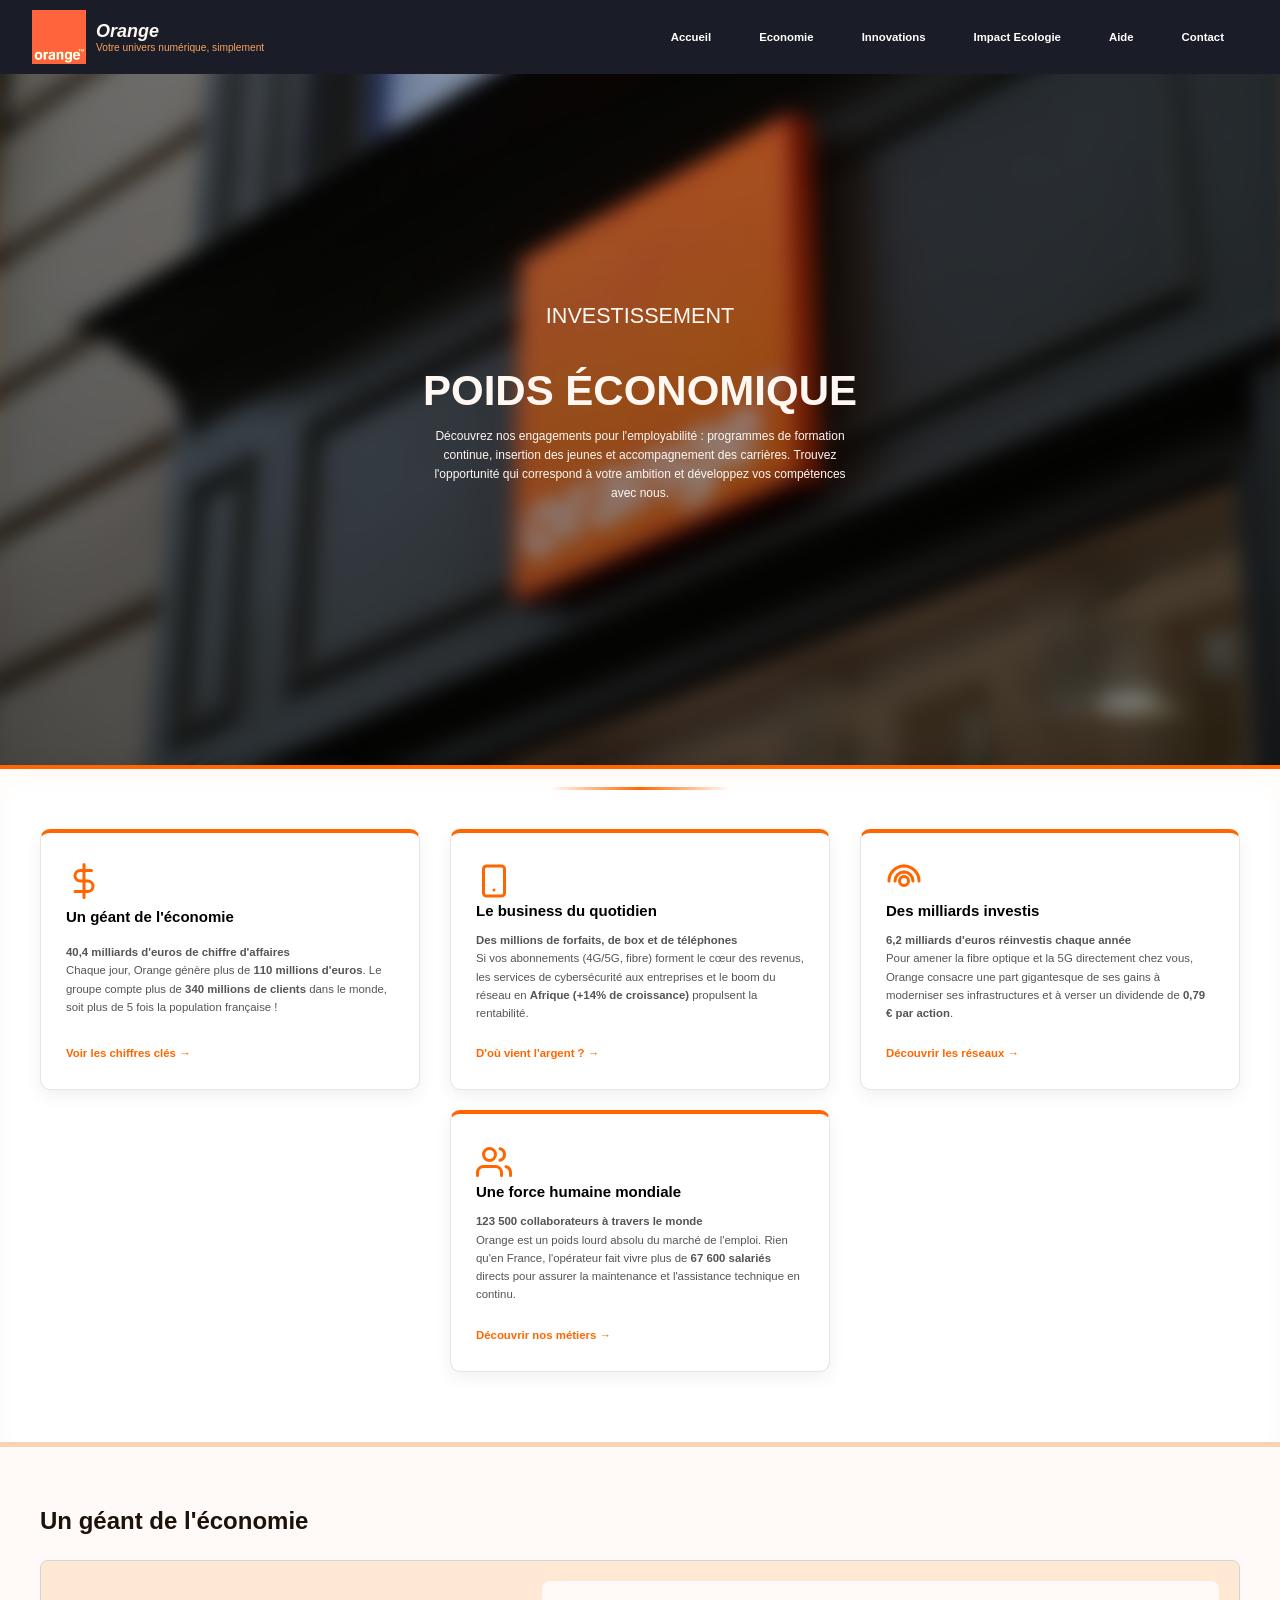
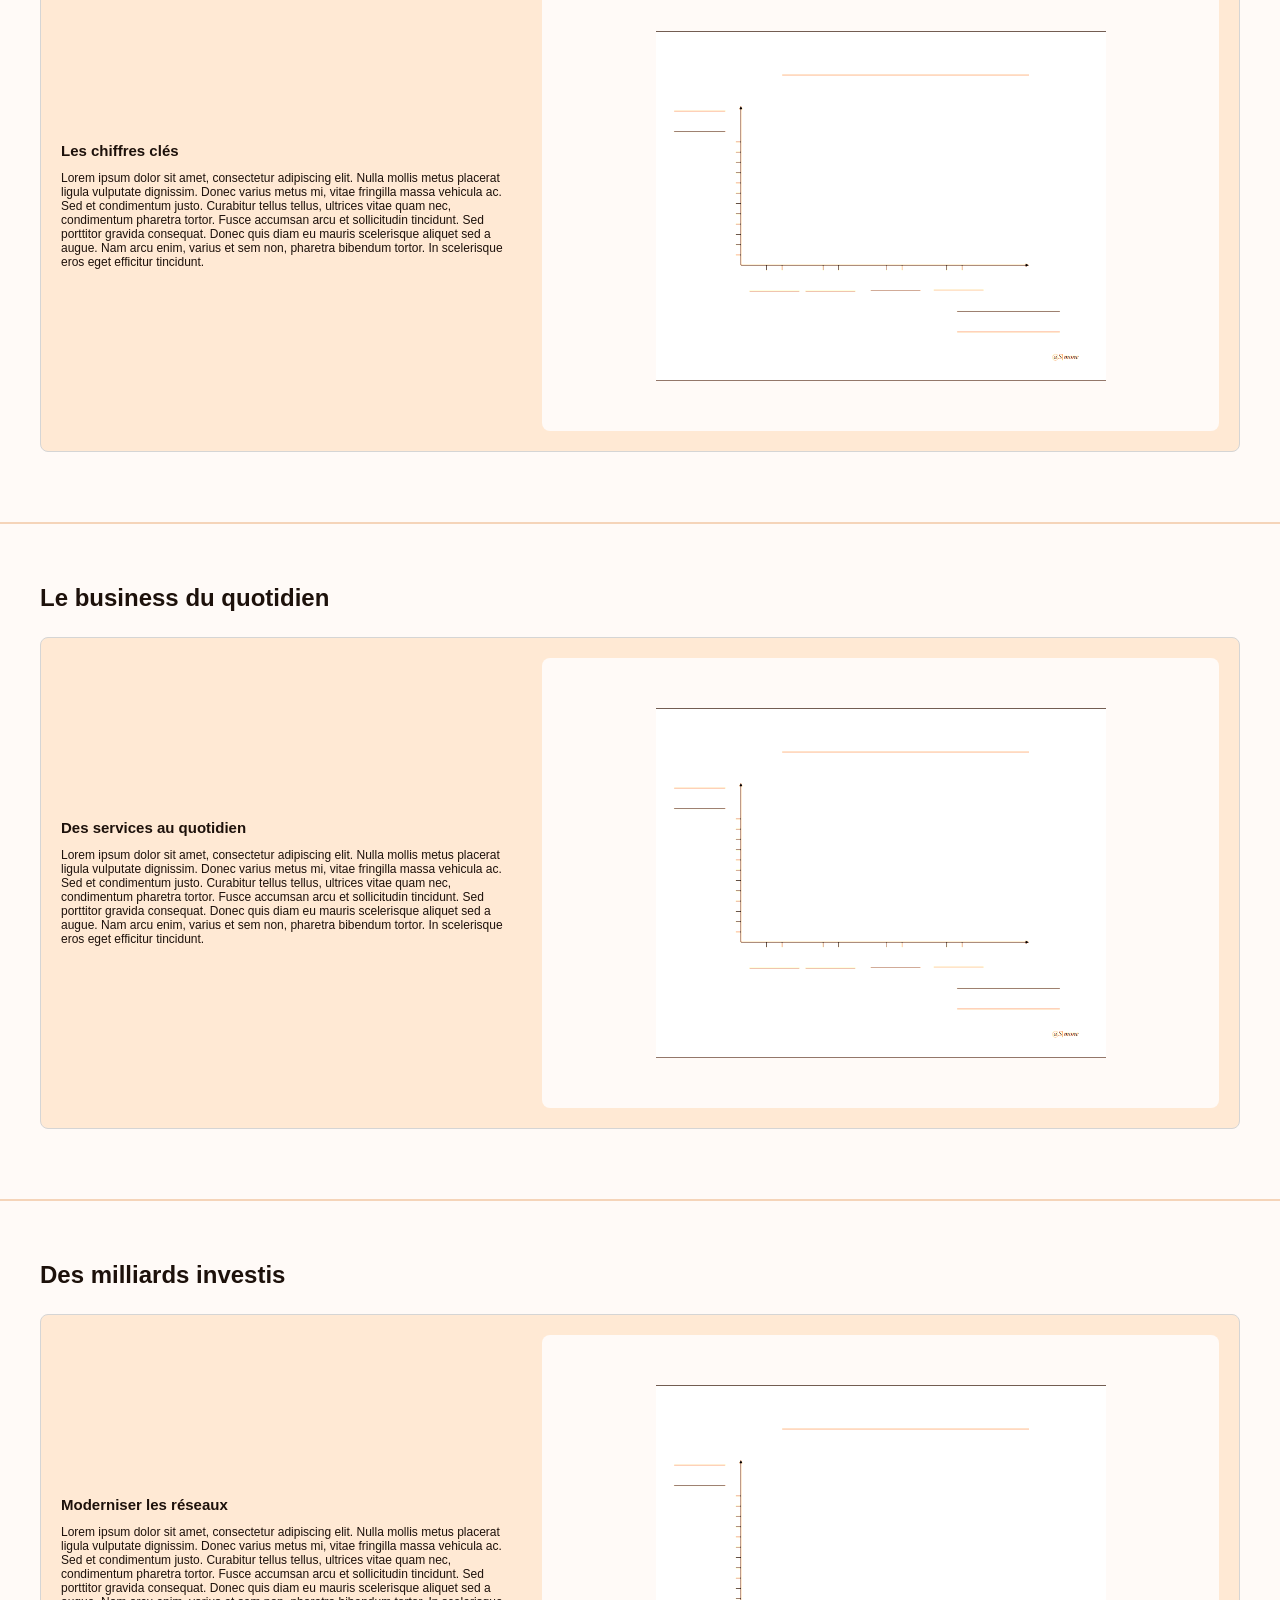
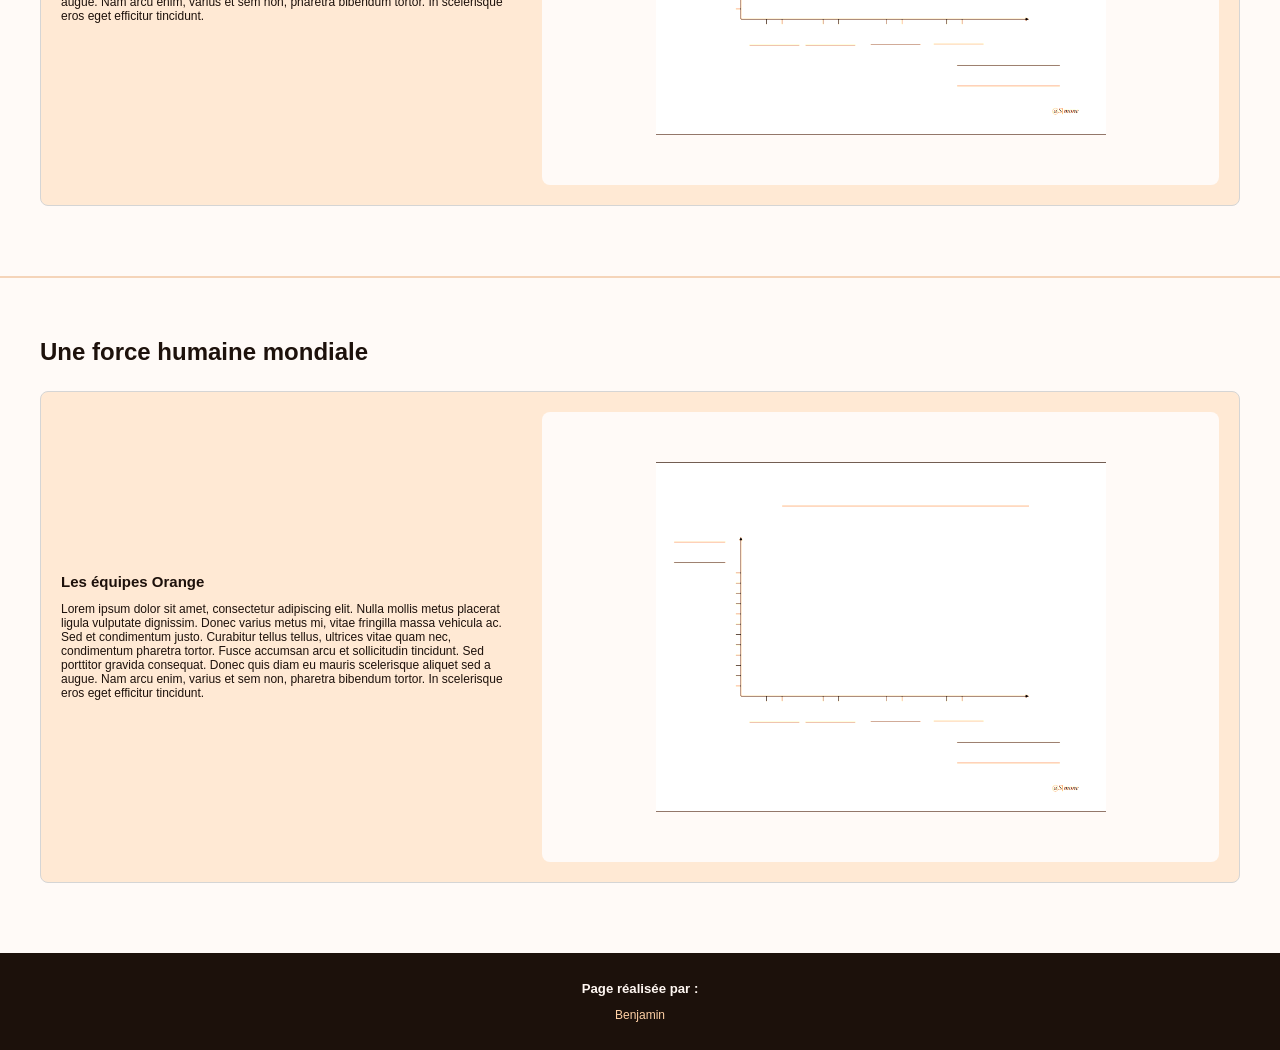
<file: page1.html>
<!doctype html>
<html lang="fr">
    <head>
        <meta charset="UTF-8" />
        <meta name="viewport" content="width=device-width, initial-scale=1.0" />
        <title>POIDS ÉCONOMIQUE</title>
        <link rel="icon" href="images/logo/orange.jpg" type="image/x-icon" />
        <link rel="stylesheet" href="style.css" type="text/css" media="screen" />
        <link rel="stylesheet" href="stylepage1.css" type="text/css" media="screen" />
    </head>
    <body>
        <section id="sec-0">
            <header class="ana">
                <div class="hide" id="searchBar">
                    <input
                        type="search"
                        name="searchBox"
                        id="searchBox"
                        placeholder="Type your search here.. Press [Esc] to exist"
                    />
                </div>
                <div class="container">
                    <a class="orange-logo-link" href="index.html" aria-label="Retour à l'accueil">
                        <img class="orange-logo" src="images/logo/orange.jpg" alt="Logo Orange" />
                    </a>
                    <h1>
                        <span>Orange</span>
                        <p class="you">Votre univers numérique, simplement</p>
                    </h1>
                    <div class="meme">
                        <nav class="me">
                            <a href="index.html">Accueil</a>
                            <a href="page1.html">Economie</a>
                            <a href="page2.html">Innovations</a>
                            <a href="page3.html">Impact Ecologie</a>
                            <a href="#">Aide</a>
                            <a href="#">Contact</a>
                        </nav>
                    </div>
                </div>
            </header>
            <article>
                <div class="glass-card">
                    <p class="sur-titre">INVESTISSEMENT</p>
                    <h2>POIDS ÉCONOMIQUE</h2>
                    <p>
                        Découvrez nos engagements pour l'employabilité : programmes de formation continue, insertion des
                        jeunes et accompagnement des carrières. Trouvez l'opportunité qui correspond à votre ambition et
                        développez vos compétences avec nous.
                    </p>
                </div>
            </article>
        </section>
        <section class="cards-section">
            <div class="cards-container">
                <!-- CARD 1 : PUISSANCE ÉCONOMIQUE GLOBALE -->
                <article class="card">
                    <div class="card-icon">
                        <!-- Icône : Dollar/Pièces pour les gros chiffres financiers -->
                        <svg
                            width="36"
                            height="36"
                            viewBox="0 0 24 24"
                            fill="none"
                            stroke="#FF6600"
                            stroke-width="2"
                            stroke-linecap="round"
                            stroke-linejoin="round"
                        >
                            <line x1="12" y1="1" x2="12" y2="23"></line>
                            <path d="M17 5H9.5a3.5 3.5 0 0 0 0 7h5a3.5 3.5 0 0 1 0 7H6"></path>
                        </svg>
                    </div>
                    <h3 class="card-title">Un géant de l'économie</h3>
                    <p class="card-description">
                        <strong>40,4 milliards d'euros de chiffre d'affaires</strong><br />
                        Chaque jour, Orange génère plus de <strong>110 millions d'euros</strong>. Le groupe compte plus
                        de <strong>340 millions de clients</strong> dans le monde, soit plus de 5 fois la population
                        française !
                    </p>
                    <a href="#geant-eco" class="card-button"> Voir les chiffres clés <span class="arrow">→</span> </a>
                </article>

                <!-- CARD 2 : DOÙ VIENT L'ARGENT (BUSINESS DU QUOTIDIEN) -->
                <article class="card">
                    <div class="card-icon">
                        <!-- Icône : Smartphone/Réseau pour les forfaits et clients du quotidien -->
                        <svg
                            width="36"
                            height="36"
                            viewBox="0 0 24 24"
                            fill="none"
                            stroke="#FF6600"
                            stroke-width="2"
                            stroke-linecap="round"
                            stroke-linejoin="round"
                        >
                            <rect x="5" y="2" width="14" height="20" rx="2" ry="2"></rect>
                            <line x1="12" y1="18" x2="12.01" y2="18"></line>
                        </svg>
                    </div>
                    <h3 class="card-title">Le business du quotidien</h3>
                    <p class="card-description">
                        <strong>Des millions de forfaits, de box et de téléphones</strong><br />
                        Si vos abonnements (4G/5G, fibre) forment le cœur des revenus, les services de cybersécurité aux
                        entreprises et le boom du réseau en <strong>Afrique (+14% de croissance)</strong> propulsent la
                        rentabilité.
                    </p>
                    <a href="#business" class="card-button"> D'où vient l'argent ? <span class="arrow">→</span> </a>
                </article>

                <!-- CARD 3 : LES INVESTISSEMENTS ET L'ACTIONNARIAT -->
                <article class="card">
                    <div class="card-icon">
                        <!-- Icône : Antenne/Signal pour le déploiement de la fibre et de la 5G -->
                        <svg
                            width="36"
                            height="36"
                            viewBox="0 0 24 24"
                            fill="none"
                            stroke="#FF6600"
                            stroke-width="2"
                            stroke-linecap="round"
                            stroke-linejoin="round"
                        >
                            <path d="M12 12m-3 0a3 3 0 1 0 6 0a3 3 0 1 0 -6 0"></path>
                            <path d="M12 2a10 10 0 0 1 10 10"></path>
                            <path d="M12 6a6 6 0 0 1 6 6"></path>
                            <path d="M2 12a10 10 0 0 1 10-10"></path>
                            <path d="M6 12a6 6 0 0 1 6-6"></path>
                        </svg>
                    </div>
                    <h3 class="card-title">Des milliards investis</h3>
                    <p class="card-description">
                        <strong>6,2 milliards d'euros réinvestis chaque année</strong><br />
                        Pour amener la fibre optique et la 5G directement chez vous, Orange consacre une part
                        gigantesque de ses gains à moderniser ses infrastructures et à verser un dividende de
                        <strong>0,79 € par action</strong>.
                    </p>
                    <a href="#investissements" class="card-button">
                        Découvrir les réseaux <span class="arrow">→</span>
                    </a>
                </article>

                <!--  CARD 4 : IMPACT SOCIAL ET EMPLOI (Remplaçant de l'écologie) -->
                <article class="card">
                    <div class="card-icon">
                        <!-- Icône : Utilisateurs/Équipe pour la force humaine et l'emploi -->
                        <svg
                            width="36"
                            height="36"
                            viewBox="0 0 24 24"
                            fill="none"
                            stroke="#FF6600"
                            stroke-width="2"
                            stroke-linecap="round"
                            stroke-linejoin="round"
                        >
                            <path d="M17 21v-2a4 4 0 0 0-4-4H5a4 4 0 0 0-4 4v2"></path>
                            <circle cx="9" cy="7" r="4"></circle>
                            <path d="M23 21v-2a4 4 0 0 0-3-3.87"></path>
                            <path d="M16 3.13a4 4 0 0 1 0 7.75"></path>
                        </svg>
                    </div>
                    <h3 class="card-title">Une force humaine mondiale</h3>
                    <p class="card-description">
                        <strong>123 500 collaborateurs à travers le monde</strong><br />
                        Orange est un poids lourd absolu du marché de l'emploi. Rien qu'en France, l'opérateur fait
                        vivre plus de
                        <strong>67 600 salariés</strong> directs pour assurer la maintenance et l'assistance technique
                        en continu.
                    </p>
                    <a href="#force-humaine" class="card-button">
                        Découvrir nos métiers <span class="arrow">→</span>
                    </a>
                </article>
            </div>
        </section>

        <section id="geant-eco">
            <div class="content-section">
                <h1>Un géant de l'économie</h1>
                <div class="section-content">
                    <div class="section-text">
                        <h2>Les chiffres clés</h2>
                        <p>
                            Lorem ipsum dolor sit amet, consectetur adipiscing elit. Nulla mollis metus placerat ligula
                            vulputate dignissim. Donec varius metus mi, vitae fringilla massa vehicula ac. Sed et
                            condimentum justo. Curabitur tellus tellus, ultrices vitae quam nec, condimentum pharetra
                            tortor. Fusce accumsan arcu et sollicitudin tincidunt. Sed porttitor gravida consequat.
                            Donec quis diam eu mauris scelerisque aliquet sed a augue. Nam arcu enim, varius et sem non,
                            pharetra bibendum tortor. In scelerisque eros eget efficitur tincidunt.
                        </p>
                    </div>
                    <div class="section-graph" aria-label="Graphe sur le poids économique">
                        <img src="images/graphe.png" alt="Graphe sur le poids économique" />
                    </div>
                </div>
            </div>
        </section>
        <section id="business">
            <div class="content-section">
                <h1>Le business du quotidien</h1>
                <div class="section-content">
                    <div class="section-text">
                        <h2>Des services au quotidien</h2>
                        <p>
                            Lorem ipsum dolor sit amet, consectetur adipiscing elit. Nulla mollis metus placerat ligula
                            vulputate dignissim. Donec varius metus mi, vitae fringilla massa vehicula ac. Sed et
                            condimentum justo. Curabitur tellus tellus, ultrices vitae quam nec, condimentum pharetra
                            tortor. Fusce accumsan arcu et sollicitudin tincidunt. Sed porttitor gravida consequat.
                            Donec quis diam eu mauris scelerisque aliquet sed a augue. Nam arcu enim, varius et sem non,
                            pharetra bibendum tortor. In scelerisque eros eget efficitur tincidunt.
                        </p>
                    </div>
                    <div class="section-graph" aria-label="Graphe sur les services du quotidien">
                        <img src="images/graphe.png" alt="Graphe sur les services du quotidien" />
                    </div>
                </div>
            </div>
        </section>
        <section id="investissements">
            <div class="content-section">
                <h1>Des milliards investis</h1>
                <div class="section-content">
                    <div class="section-text">
                        <h2>Moderniser les réseaux</h2>
                        <p>
                            Lorem ipsum dolor sit amet, consectetur adipiscing elit. Nulla mollis metus placerat ligula
                            vulputate dignissim. Donec varius metus mi, vitae fringilla massa vehicula ac. Sed et
                            condimentum justo. Curabitur tellus tellus, ultrices vitae quam nec, condimentum pharetra
                            tortor. Fusce accumsan arcu et sollicitudin tincidunt. Sed porttitor gravida consequat.
                            Donec quis diam eu mauris scelerisque aliquet sed a augue. Nam arcu enim, varius et sem non,
                            pharetra bibendum tortor. In scelerisque eros eget efficitur tincidunt.
                        </p>
                    </div>
                    <div class="section-graph" aria-label="Graphe sur les investissements">
                        <img src="images/graphe.png" alt="Graphe sur les investissements" />
                    </div>
                </div>
            </div>
        </section>
        <section id="force-humaine">
            <div class="content-section">
                <h1>Une force humaine mondiale</h1>
                <div class="section-content">
                    <div class="section-text">
                        <h2>Les équipes Orange</h2>
                        <p>
                            Lorem ipsum dolor sit amet, consectetur adipiscing elit. Nulla mollis metus placerat ligula
                            vulputate dignissim. Donec varius metus mi, vitae fringilla massa vehicula ac. Sed et
                            condimentum justo. Curabitur tellus tellus, ultrices vitae quam nec, condimentum pharetra
                            tortor. Fusce accumsan arcu et sollicitudin tincidunt. Sed porttitor gravida consequat.
                            Donec quis diam eu mauris scelerisque aliquet sed a augue. Nam arcu enim, varius et sem non,
                            pharetra bibendum tortor. In scelerisque eros eget efficitur tincidunt.
                        </p>
                    </div>
                    <div class="section-graph" aria-label="Graphe sur les équipes Orange">
                        <img src="images/graphe.png" alt="Graphe sur les équipes Orange" />
                    </div>
                </div>
            </div>
        </section>
        <footer class="site-footer">
            <p>Page réalisée par :</p>
            <ul class="student-list">
                <li>Benjamin</li>
            </ul>
        </footer>
    </body>
</html>
</file>
<file: style.css>
* {
    margin: 0px;
    padding: 0px;
    box-sizing: border-box;
    outline-style: none;
}

html {
    font-size: 12px;
    color: #000;
    font-family: "Segoe UI", Tahoma, Geneva, Verdana, sans-serif;
}

:root {
    --txtaccent: #fff7f2;
    --txtaccent1: #ffd0a5;
    --textaccent2: #f7a35d;
    --textaccent3: #3d240e;
    --txtaccent4: #f97316;
    --txtaccent5: #fff1e6;
    --haccent: #f97316;
    --haccent_withOpacity: rgba(249, 115, 22, 0.72);
    --haccent2: #fffaf5;
    --bgaccent: #1c110b;
    --bgaccent_withOpacity: rgba(28, 17, 11, 0.96);
}
.container {
    width: 95%;
    margin: 0px auto;
    padding: 0px;
}
/* SECTION ZERO = LANDING VIEW */
#sec-0 {
    background:
        linear-gradient(rgba(248, 127, 15, 0.6), rgba(0, 0, 0, 0.6)),
        url(images/orange.jpeg) no-repeat top center/cover;
}
#sec-0 header.top {
    background-color: var(--haccent);
    font-size: 0.85rem;
    color: var(--txtaccent4);
    padding-top: 6px;
}
#sec-0 header.top .container {
    display: flex;
    flex-wrap: wrap;
    justify-content: space-evenly;
}
#sec-0 header.top p {
    display: flex;
    width: 45%;
    justify-content: flex-start;
    align-items: center;
    margin-bottom: 0px;
}
#sec-0 header.top p:nth-of-type(2) {
    justify-content: flex-end;
}
#sec-0 .top p::before {
    font-family: fontAwesome;
    display: inline-flex;
    width: 2em;
    justify-content: center;
    font-size: 1.2em;
}
#sec-0 .top p:first-of-type::before {
    content: "\f3cd";
}
#sec-0 .top p:nth-of-type(2)::before {
    content: "\f0e0";
}
#sec-0 .top p:last-of-type::before {
    content: "\f017";
}
#sec-0 .top .social {
    display: flex;
    width: 45%;
    justify-content: flex-end;
    gap: 5px;
}
#sec-0 .top .social a {
    font-size: 1.2rem;
    display: inline-block;
    padding: 5px 0px 5px 5px;
    color: inherit;
    text-decoration: none;
    transition: transform 0.3s ease-in-out;
}
#sec-0 .top .social a:hover {
    transform: scale(1.15);
    border-radius: 50px;
}
#sec-0 .top .social a img {
    height: 1.2em;
    margin-top: -5px;
}
#sec-0 header:last-of-type {
    position: relative;
    display: flex;
}
#sec-0 header:last-of-type .container {
    display: flex;
    flex-direction: row;
    justify-content: space-between;
    align-items: center;
    padding: 0.65rem 0px;
    position: relative;
}
#sec-0 header:last-of-type h1 {
    font-size: 1.5rem;
    font-style: italic;
    font-weight: bold;
    color: var(--haccent);
    padding: 0px;
    margin: 0px;
    animation-name: yassine;
    animation-duration: 30s;
    animation-delay: 3s;
    animation-iteration-count: infinite;
}
#sec-0 header:last-of-type h1 > span {
    color: var(--txtaccent);
}
#sec-0 header:last-of-type h1 p {
    font-size: 0.85rem;
    font-style: normal;
    color: var(--textaccent2);
    margin: 0px;
}
#sec-0 header label {
    color: var(--haccent);
    font-size: 2rem;
}
#sec-0 header nav a {
    display: block;
    text-decoration: none;
    color: white;
    text-align: center;
    padding: 10px;

    animation-name: khadija;
    animation-duration: 30s;
    animation-delay: 3s;
    animation-iteration-count: infinite;
}
#sec-0 header nav a:hover {
    background-color: #73757e;
    transition: background-color 1.5s ease;
    text-decoration: underline;
    color: white;
    border-radius: 20px;
    border-top: 3px solid black;
    border-bottom: 1px solid cyan;
    transition: all 10s ease;
}
.wahwah a :hover {
    box-shadow: 0px 1px 5px #ffcb0f;
}
.show {
    display: flex;
}
.hide {
    display: none;
}
img {
    filter: sepia(0.45) saturate(1.7) hue-rotate(-25deg) brightness(1.05) contrast(1.08);
}

#sec-0 header input {
    display: none;
}
#sec-0 input + nav {
    display: none;
    width: 100%;
}
#sec-0 input:checked + nav {
    display: block;
}
#sec-0 article {
    display: flex;
    align-items: center;
    text-align: center;
    padding: 3rem 0px;
}
#sec-0 article h1 {
    font-weight: normal;
    font-size: 1.25rem;
    color: var(--txtaccent);
    margin-bottom: 10px;
}
#sec-0 article h2 {
    text-transform: uppercase;
    font-size: 1.85rem;
    color: var(--txtaccent);
    line-height: 1em;
    margin-bottom: 15px;
    font-weight: 700;
}
#sec-0 article h2 span {
    color: var(--haccent);
}
#sec-0 article p {
    color: var(--txtaccent);
    margin-bottom: 3rem;
    padding-left: 4rem;
    padding-right: 4rem;
}
#sec-0 article a {
    color: var(--haccent2);
    background-color: var(--txtaccent4);
    display: inline-block;
    padding: 8px 15px;
    margin-left: 5px;
    border: solid 1px var(--haccent2);
    text-decoration: none;
    text-transform: uppercase;
    font-weight: bold;
}
#sec-0 article a:hover {
    background-color: var(--haccent2);
    color: var(--txtaccent);
}
/* SECTION ONE */
#sec-1 {
    background-color: var(--txtaccent);
}
#sec-1 article {
    padding-top: 20px;
    text-align: center;
}
#sec-1 article h1 {
    font-size: 1.85rem;
    color: var(--haccent);
    font-weight: 700;
    text-transform: uppercase;
}
#sec-1 article h2 {
    font-size: 1.1rem;
    font-weight: 700;
    color: var(--textaccent3);
}
#sec-1 article p {
    font-size: 0.85rem;
    text-align: justify;
    margin: 1.3rem 0px 1.1rem;
}
#sec-1 article a {
    color: var(--txtaccent);
    background-color: var(--haccent);
    text-transform: uppercase;
    text-decoration: none;
    padding: 6px 10px;
    border-radius: 5px;
    display: inline-block;
    width: fit-content;
}
#sec-1 aside {
    width: 95%;
    margin: 25px auto 0px;
}
#sec-1 aside img {
    max-width: 100%;
}

#sec-2 {
    background:
        linear-gradient(rgba(0, 0, 0, 0.6), rgba(0, 0, 0, 0.6)),
        url(imageicon/icon/aa.webp) no-repeat center center/cover;
    text-align: center;
    padding: 3rem 0px 1.8rem;
}
#sec-2 .container > h1 {
    color: var(--haccent);
    text-transform: uppercase;
    font-size: 2rem;
    margin-bottom: 10px;
    font-weight: 700;
}
#sec-2 .container > p {
    color: var(--txtaccent);
    margin-bottom: 30px;
}
#sec-2 article {
    display: flex;
    justify-content: center;
    flex-wrap: wrap;
}
#sec-2 article figure {
    text-align: center;
    max-width: 63%;
    margin-top: 40px;
}
#sec-2 article .cont {
    background: linear-gradient(rgba(0, 0, 0, 0.3), rgba(0, 0, 0, 0.3));
    border-radius: 10px;
    padding: 95px 10px 20px;
    text-align: center;
    margin-top: -75px;
}
#sec-2 article figure div:first-of-type {
    width: 10em;
    height: 10em;
    background-color: var(--haccent2);
    border-radius: 50%;
    display: flex;
    justify-content: center;
    align-items: center;
    margin: 0px auto;
    position: relative;
    z-index: 1;
}
#sec-2 article figure img {
    max-width: 55%;
}
#sec-2 article figure h2 {
    font-size: 1.2rem;
    text-transform: uppercase;
    font-weight: 700;
    margin-bottom: 10px;
    color: var(--haccent2);
}
#sec-2 article figure p {
    color: var(--txtaccent);
    font-size: 0.88rem;
    text-shadow: 1px 1px #73757e;
}

#sec-3 {
    background-color: var(--txtaccent);
    padding-top: 30px;
    padding-bottom: 30px;
}
#sec-3 h1 {
    text-transform: uppercase;
    font-size: 1.7rem;
    margin-bottom: 30px;
    text-align: center;
    color: var(--bgaccent);
    font-weight: 900;
}
#sec-3 .cont {
    display: flex;
    flex-wrap: wrap;
    justify-content: space-between;
    flex-direction: column;
    align-content: space-around;
}
#sec-3 .card {
    width: 90%;
    margin-bottom: 30px;
}
#sec-3 .card p {
    text-align: justify;
    word-break: break-all;
    -ms-hyphens: auto;
    -webkit-hyphens: auto;
    -moz-hyphens: auto;
    hyphens: auto;
}
#sec-3 .card > div {
    position: relative;
}
#sec-3 .caption {
    width: 100%;
    text-align: center;
    margin: 0px;
    color: var(--txtaccent);
    background-color: rgba(0, 0, 0, 0.65);
    padding: 8px 15px 15px;
    position: absolute;
    bottom: 0px;
    font-size: 1.5rem;
    font-weight: 400;
}
#sec-3 a {
    color: var(--txtaccent);
    background-color: var(--haccent);
    text-transform: uppercase;
    text-decoration: none;
    padding: 6px 15px;
    border-radius: 5px;
    display: inline-block;
}
/* SECTION 4 */
#sec-4 {
    background:
        linear-gradient(rgba(78, 76, 70, 0.8), rgba(78, 76, 70, 0.8)),
        url(../Images/bg2.jpg) no-repeat center center/cover;
    text-align: center;
    padding-top: 2rem;
    padding-bottom: 4rem;
}
#sec-4 h1 {
    text-transform: uppercase;
    font-size: 1.7rem;
    margin-bottom: 1.6rem;
    color: var(--txtaccent);
    font-weight: 800;
}
#sec-4 p {
    color: var(--txtaccent);
    font-size: 0.9rem;
    padding: 0px 6rem;
    margin-bottom: 2rem;
}
#sec-4 .filter {
    margin-bottom: 2rem;
    padding: 0px 6rem;
}
#sec-4 .filter a {
    display: inline-block;
    padding: 3px 20px 5px;
    border-radius: 15px;
    color: var(--txtaccent);
    text-decoration: none;
    text-transform: uppercase;
    transition: background-color 0.65s ease;
    font-size: 0.85rem;
}
#sec-4 .filter a:hover {
    background-color: var(--haccent);
    color: var(--txtaccent);
}
#sec-4 .cont {
    width: 90%;
    margin: 0px auto;
}
#sec-4 .cont > img {
    width: 100%;
    display: block;
    margin: 0px auto 20px;
}
#sec-4 aside {
    display: flex;
    flex-flow: row wrap;
    justify-content: space-between;
}
#sec-4 aside img {
    margin-bottom: 10px;
    width: 48%;
}
/* SECTION 5 */
#sec-5 {
    background: url(../Images/bg3.jpg) no-repeat center center/cover;
    text-align: center;
    padding-top: 2rem;
    font-size: 0.9rem;
}
#sec-5 h1 {
    text-transform: uppercase;
    font-size: 1.7rem;
    margin-bottom: 1.6rem;
    color: var(--txtaccent4);
    font-weight: 800;
}
#sec-5 h1 + p {
    color: var(--txtaccent4);
    padding: 0px 2rem;
    margin-bottom: 4rem;
}
#sec-5 .cont {
    display: flex;
    flex-flow: wrap;
    justify-content: center;
    gap: 5vh;
}
#sec-5 article {
    width: 70%;
}
#sec-5 .quotetxt {
    display: flex;
    align-items: stretch;
    padding: 1.8em 1.7em 2em 1em;
    background-color: var(--txtaccent5);
    text-align: justify;
    word-break: break-all;
    position: relative;
}
#sec-5 .quotetxt p:first-child {
    padding-right: 0.7em;
}
#sec-5 .quotetxt p:first-child img {
    min-width: 100%;
}
#sec-5 .quotetxt p:last-child {
    padding-top: 3px;
}
#sec-5 .arrow:after {
    content: "";
    position: absolute;
    border: 15px solid transparent;
    border-top-color: var(--txtaccent5);
    left: calc(50% - 15px);
    top: 100%;
}
#sec-5 figure {
    margin-top: 1.85rem;
}
#sec-5 .customer {
    display: block;
    margin: 0px auto;
    border-radius: 50%;
}
#sec-5 figcaption {
    text-transform: uppercase;
    font-weight: 600;
    text-shadow: 1px 1px #73757e;
}
#sec-5 article:nth-of-type(2) div.quotetxt {
    color: var(--txtaccent);
    background-color: var(--haccent);
}
#sec-5 article:nth-of-type(2) .arrow:after {
    border-top-color: var(--haccent);
}
#sec-5 .contactUs {
    padding-top: 1.5rem;
    background-color: var(--haccent_withOpacity);
    border-bottom: solid 2rem var(--textaccent3);
}
#sec-5 .contactUs h1 {
    color: var(--textaccent3);
    text-transform: uppercase;
    font-size: 1.52rem;
    font-weight: 800;
    margin: 0px;
}
#sec-5 .contactUs h2 {
    font-size: 2rem;
    font-weight: normal;
    text-transform: uppercase;
    margin: 0px;
}
#sec-5 .contactUs form {
    padding: 10px 0px 1.7rem;
    position: relative;
}
#sec-5 .contactUs form input {
    padding: 6px 15px;
    margin: 0px 5px 10px 0px;
    border-radius: 6px;
    border-style: none;
    color: var(--textaccent3);
}
#sec-5 .contactUs form input[type="submit"] {
    padding: 6px 20px;
    text-transform: uppercase;
    font-weight: 600;
    background-color: var(--textaccent3);
    color: var(--txtaccent5);
}
#sec-5 .contactUs form input:focus {
    box-shadow: inset 0px 0px 10px var(--txtaccent1);
}
#sec-5 .contactUs form input[type="submit"]:hover {
    box-shadow: inset 0px 0px 10px var(--txtaccent1);
}
#sec-5 .contactUs form input + p {
    width: 100%;
    margin: 0px auto;
    color: #ff0000;
    font-style: italic;
    font-size: 0.8rem;
    line-height: 1.1em;
    padding: 0px 6px;
    position: absolute;
    bottom: 2px;
}
.invalid {
    box-shadow: inset 0px 0px 10px #e67a7a;
}
/* SECTION SIX */
#sec-6 {
    background:
        linear-gradient(rgba(0, 0, 0, 0.9), rgba(0, 0, 0, 0.9)),
        url(../Images/rascacielos-nueva-york.jpg) no-repeat center center/cover;
    padding-top: 2rem;
    padding-bottom: 4rem;
    font-size: 0.8rem;
}
#sec-6 .container {
    display: flex;
    flex-flow: row wrap;
    justify-content: space-between;
    row-gap: 15px;
    color: var(--txtaccent5);
}
#sec-6 h1 {
    font-weight: 400;
    font-size: 1.25rem;
    margin-bottom: 1.1rem;
}
#sec-6 .about h2 {
    font-size: 1.3rem;
    font-weight: 800;
    font-style: italic;
    color: var(--haccent);
    padding-bottom: 5px;
    margin-bottom: 1rem;
}
#sec-6 .about h2 p {
    color: var(--txtaccent1);
    font-size: 0.8rem;
    font-weight: 400;
    margin-bottom: 0px;
}
#sec-6 .about > p {
    margin-bottom: 1.5rem;
}
#sec-6 .about a {
    display: inline-flex;
    padding: 5px;
    width: 40px;
    height: 40px;
    margin-right: 5px;
    border-radius: 50%;
    background-color: var(--haccent);
    font-size: 1.25rem;
    color: var(--bgaccent);
    justify-content: center;
    align-items: center;
    transition: background-color ease-in;
    margin-top: 5px;
    text-decoration: none;
}
#sec-6 .about i {
    vertical-align: baseline;
}
#sec-6 .about a:hover {
    background-color: var(--txtaccent5);
}
#sec-6 .links a {
    color: inherit;
    text-decoration: none;
    display: block;
}
#sec-6 .links a {
    position: relative;
    padding: 0.2em;
    padding-left: 25px;
}
#sec-6 .links a::before {
    content: "";
    position: absolute;
    border: 0.35em solid transparent;
    border-left-color: var(--txtaccent5);
    left: 0px;
    top: 0.8em;
}
#sec-6 .links a:hover {
    text-decoration: underline;
}
#sec-6 .posts a {
    color: inherit;
    text-decoration: none;
    display: flex;
    align-items: center;
    padding: 5px;
    border-radius: 10px;
    margin-bottom: 1.1em;
    transition: background-color 0.7s ease-out;
    margin-left: -5px;
}
#sec-6 .posts a:hover {
    background-color: var(--haccent_withOpacity);
    color: var(--txtaccent);
}
#sec-6 .posts a span {
    display: inline-flex;
    width: 2.5em;
    height: 2.5em;
    border-radius: 50%;
    border: solid 2px var(--txtaccent5);
    justify-content: center;
    align-items: center;
    text-align: center;
    padding: 25px;
    margin-right: 10px;
}
#sec-6 .contact p {
    margin-bottom: 15px;
    display: flex;
    margin-left: -1em;
}
#sec-6 .contact p::before {
    font-family: fontAwesome;
    display: inline-flex;
    min-width: 2em;
    justify-content: center;
    font-size: 1.2em;
}
#sec-6 .contact p:first-of-type::before {
    content: "\f3c5";
}
#sec-6 .contact p:nth-of-type(2)::before {
    content: "\f0e0";
}
#sec-6 .contact p:last-of-type::before {
    content: "\f3cd";
}
/* SECTION SEVEN */
#sec-7 {
    background-color: var(--bgaccent);
    padding: 20px 0px 10px;
    text-align: center;
    font-size: 0.7rem;
}
#sec-7 p {
    color: var(--txtaccent5);
}
#sec-7 p span {
    color: var(--haccent);
}
.ana {
    background-color: #1a1c27;
    animation-name: spin;
    animation-duration: 30s;
    animation-delay: 3s;
    animation-iteration-count: infinite;
}
.me {
    display: flex;
    flex-direction: row;
    animation-name: mom;
    animation-duration: 3s;
    animation-delay: 0s;
}
.top {
    animation-name: spin;
    animation-duration: 30s;
    animation-delay: 3s;
    animation-iteration-count: infinite;
}
.container {
    animation-name: yassine;
    animation-duration: 30s;
    animation-delay: 0s;
    animation-iteration-count: infinite;
}
.container {
    animation-name: mom;
    animation-duration: 3s;
    animation-iteration-count: 1;
}
.you {
    animation-name: asmae;
    animation-duration: 30s;
    animation-delay: 3s;
    animation-iteration-count: infinite;
}

/*MEDIA QUERRIES*/
/*Smart phones */
@media (min-width: 576px) {
    html {
        font-size: 13px;
    }
    .container {
        width: 520px;
    }
    #sec-0 header nav a {
        background-color: transparent;
    }
    .me {
        display: flex;
        flex-direction: row;
    }
    .me a :hover {
        margin: 5px;
        background-color: #c79e23;
    }
    #sec-0 input + nav {
        background-color: var(--bgaccent_withOpacity);
        position: absolute;
        top: 100%;
        right: 0%;
        width: 35%;
        border-bottom-left-radius: 10px;
    }
    #sec-0 #searchBox {
        transform: translateY(25px);
    }
}
/* Medium devices (tablets, 768px and up) */
@media (min-width: 768px) {
    html {
        font-size: 14px;
    }
    .container {
        width: 720px;
    }
    #sec-0 header.top {
        padding-top: 0px;
    }
    #sec-0 {
        background-position: center center;
    }
    #sec-0 header.top .container {
        justify-content: flex-start;
    }
    #sec-0 header.top p {
        width: fit-content;
        margin-right: 10px;
    }
    #sec-0 .top .social {
        width: fit-content;
        flex-grow: 1;
    }
    #sec-0 header label {
        display: none;
    }
    #sec-0 header nav a {
        border-style: none;
    }
    #sec-0 input + nav {
        display: flex;
        flex-wrap: nowrap;
        justify-content: flex-end;
        width: fit-content;
        position: static;
        border-radius: none;
        font-size: 0.8rem;
    }
    #sec-0 input:checked + nav {
        display: flex;
    }
    #sec-0 article {
        padding: 5rem 0px;
    }
    #sec-0 article h1 {
        font-size: 2rem;
    }
    #sec-0 article h2 {
        font-size: 3.5rem;
    }
    #sec-0 #searchBox {
        min-width: 35%;
    }
    #sec-1 .container {
        display: flex;
        flex-wrap: wrap;
        justify-content: space-between;
    }
    #sec-1 article {
        padding: 0px;
        text-align: left;
        width: 51%;
        display: flex;
        flex-flow: column nowrap;
        justify-content: center;
    }
    #sec-1 article p {
        padding-right: 1rem;
    }
    #sec-1 aside {
        width: 48%;
        margin: 0px;
        text-align: right;
    }
    #sec-2 {
        padding: 4rem 0px 2.5rem;
    }
    #sec-2 article {
        justify-content: space-between;
    }
    #sec-2 article figure {
        max-width: 40%;
    }
    #sec-2 article figure img {
        max-width: 55%;
    }
    #sec-3 {
        padding-top: 40px;
        padding-bottom: 50px;
    }
    #sec-3 .cont {
        flex-direction: row;
    }
    #sec-3 .card {
        width: 48%;
    }
    #sec-3 .card:last-child {
        margin-left: auto;
        margin-right: auto;
    }
    #sec-4 .cont {
        width: 100%;
        margin: 0px;
    }
    #sec-4 aside img {
        margin-bottom: 15px;
        width: 48%;
    }
    #sec-5 h1 + p {
        padding: 0px 6rem;
    }
    #sec-5 .cont {
        gap: 5vw;
    }
    #sec-5 article {
        width: 43%;
    }
    #sec-5 .contactUs form input + p {
        bottom: 4px;
    }
    #sec-6 .container {
        justify-content: space-between;
        row-gap: 25px;
    }
    #sec-6 .about {
        width: 65%;
    }
    #sec-6 .links {
        width: 20%;
    }
    #sec-6 .posts {
        width: 65%;
    }
    #sec-6 .contact {
        width: 20%;
    }
}
/* Standard PC screens */
@media (min-width: 1200px) {
    html {
        font-size: 15px;
    }
    .container {
        width: 1140px;
    }
    #sec-0 .top .social {
        gap: 10px;
    }
    #sec-0 header:last-of-type .container {
        padding: 0.95rem 0px;
    }
    #sec-0 header nav a {
        margin-right: 10px;
        font-size: 0.92rem;
    }
    #sec-0 article p {
        padding-left: 14rem;
        padding-right: 14rem;
    }
    #sec-1 article h1 {
        font-size: 2.7rem;
    }
    #sec-1 article h2 {
        font-size: 1.8rem;
    }
    #sec-2 {
        background-position: center top;
    }
    #sec-2 article {
        justify-content: space-evenly;
    }
    #sec-2 article figure {
        max-width: 21%;
    }
    #sec-3 {
        padding-top: 70px;
        padding-bottom: 60px;
    }
    #sec-3 .card {
        width: 31%;
    }
    #sec-3 .card:last-child {
        margin-left: 0px;
        margin-right: 0px;
    }
    #sec-4 .cont {
        display: flex;
        flex-flow: row wrap;
        justify-content: space-between;
    }
    #sec-4 .cont > img {
        width: 50%;
        margin: 0px;
    }
    #sec-4 aside {
        display: flex;
        flex-flow: row wrap;
        justify-content: space-between;
        width: 49%;
        gap: 10px;
    }
    #sec-4 aside img {
        width: 49%;
        margin: 0px;
    }
    #sec-5 {
        background-position: right center;
    }
    #sec-5 .cont {
        justify-content: space-between;
        gap: 0px;
        padding-bottom: 25px;
    }
    #sec-5 article {
        width: 30%;
    }
    #sec-5 .contactUs > .container {
        display: flex;
        justify-content: space-between;
    }
    #sec-5 .contactUs aside {
        width: 45%;
        text-align: left;
    }
    #sec-5 .contactUs form {
        width: 45%;
        padding-top: 0px;
        display: flex;
        flex-wrap: wrap;
        justify-content: space-between;
    }
    #sec-5 .contactUs form input {
        margin-right: 15px;
    }
    #sec-5 .contactUs form input:not(input[type="submit"]) {
        flex-grow: 1;
    }
    #sec-5 .contactUs form input + p {
        text-align: left;
    }
    #sec-6 .container {
        justify-content: space-between;
        row-gap: 25px;
    }
    #sec-6 .about {
        width: 30%;
    }
    #sec-6 .links {
        width: 15%;
    }
    #sec-6 .posts {
        width: 20%;
    }
    #sec-6 .contact {
        width: 18%;
    }
}
@media (min-width: 1400px) {
    html {
        font-size: 17px;
    }
    .container {
        width: 1340px;
    }
}

#sec-0 header:last-of-type {
    padding: 10px 0;
}

#sec-0 header:last-of-type .container {
    display: flex;
    justify-content: flex-start;
    align-items: center;
    width: 95%;
    margin: 0 auto;
    padding: 0;
}

.orange-logo {
    width: 54px;
    height: 54px;
    flex-shrink: 0;
    object-fit: cover;
    border-radius: 0;
}

.orange-logo-link {
    display: block;
    flex-shrink: 0;
    line-height: 0;
    margin-right: 10px;
}

.meme {
    margin-left: auto;
}

#sec-0 header nav {
    display: flex;
    gap: 10px;
}

#sec-0 header nav a {
    color: #ffffff;
    text-decoration: none;
    padding: 8px 14px;
    font-weight: 600;
    font-size: 0.95rem;
    transition: background 0.3s ease;
}

#sec-0 header nav a:hover {
    background-color: rgba(255, 255, 255, 0.2);
    border-radius: 20px;
}

@media (max-width: 700px) {
    .orange-logo {
        width: 42px;
        height: 42px;
    }
}
</file>
<file: stylepage1.css>
* {
    margin: 0px;
    padding: 0px;
    box-sizing: border-box;
    outline-style: none;
}

html {
    font-size: 12px;
    color: #000;
    font-family: "Segoe UI", Tahoma, Geneva, Verdana, sans-serif;
}

:root {
    --txtaccent: #fff7f2;
    --txtaccent1: #ffd0a5;
    --textaccent2: #f7a35d;
    --textaccent3: #3d240e;
    --txtaccent4: #f97316;
    --txtaccent5: #fff1e6;
    --haccent: #f97316;
    --haccent_withOpacity: rgba(249, 115, 22, 0.72);
    --haccent2: #fffaf5;
    --bgaccent: #1c110b;
    --bgaccent_withOpacity: rgba(28, 17, 11, 0.96);
    --editor-border-color: #d5d5d5;
    --editor-border-width: 1px;
    --editor-background: transparent;
    --editor-padding: 0;
    --editor-border-radius: 8px;
}

.container {
    width: 95%;
    margin: 0px auto;
    padding: 0px;
}

/* ================= SECTION ZERO (FOND FLOUTÉ) ================= */
#sec-0 {
    position: relative;
    overflow: hidden;
    min-height: 85vh;
    display: flex;
    flex-direction: column;
    background-color: #1c110b; /* Couleur au cas où l'image met du temps à charger */
}

/* IMAGE FLOUTÉE EN ARRIÈRE PLAN */
#sec-0::before {
    content: "";
    position: absolute;
    inset: 0;
    background:
        linear-gradient(rgba(0, 0, 0, 0.3), rgba(0, 0, 0, 0.5)),
        url("images/orange.jpeg") no-repeat center center / cover;
    filter: blur(10px);
    transform: scale(1.02);
    background-size: 100% 100%;
    z-index: 0;
}

/* S'assure que le contenu passe au-dessus du flou */
#sec-0 header,
#sec-0 article {
    position: relative;
    z-index: 1;
}

/* ================= NAVBAR ET TOP BAR ================= */
#sec-0 header.top {
    background-color: var(--haccent);
    font-size: 0.85rem;
    color: #fff;
    padding: 6px 0;
}
#sec-0 header.top .container {
    display: flex;
    justify-content: space-between;
    align-items: center;
}
#sec-0 header.top p {
    display: inline-block;
    color: #fff;
}
#sec-0 .top .social a {
    color: #fff;
    text-decoration: none;
    margin-left: 10px;
}

#sec-0 header:last-of-type {
    padding: 10px 0;
}
#sec-0 header:last-of-type .container {
    display: flex;
    justify-content: flex-start;
    align-items: center;
}
#sec-0 header h1 {
    font-size: 1.8rem;
    font-weight: bold;
    color: var(--haccent);
}
#sec-0 header h1 span {
    color: #fff;
}
#sec-0 header h1 p {
    font-size: 0.8rem;
    color: var(--textaccent2);
    font-weight: normal;
}

.orange-logo {
    width: 54px;
    height: 54px;
    flex-shrink: 0;
    object-fit: cover;
    border-radius: 0;
}

.orange-logo-link {
    display: block;
    flex-shrink: 0;
    line-height: 0;
    margin-right: 10px;
}

.meme {
    margin-left: auto;
}

.site-footer {
    padding: 28px 20px;
    background: var(--bgaccent);
    color: var(--txtaccent);
    text-align: center;
}

.site-footer p {
    margin-bottom: 12px;
    font-size: 1.1rem;
    font-weight: 700;
}

.student-list {
    display: flex;
    justify-content: center;
    flex-wrap: wrap;
    gap: 10px 28px;
    padding: 0;
    list-style: none;
    color: var(--txtaccent1);
    font-size: 1rem;
}

#sec-0 header nav {
    display: flex;
    gap: 10px;
}
#sec-0 header nav a {
    color: #ffffff;
    text-decoration: none;
    padding: 8px 14px;
    font-weight: 600;
    font-size: 0.95rem;
    transition: background 0.3s ease;
}
#sec-0 header nav a:hover {
    background-color: rgba(255, 255, 255, 0.2);
    border-radius: 20px;
}
#sec-0 header label,
#sec-0 header input {
    display: none;
}

/* ================= LA CARTE GLASS (TEXTE LISIBLE) ================= */
#sec-0 article {
    flex: 1;
    display: flex;
    justify-content: center;
    align-items: center;
    padding: 40px 20px;
}

.glass-card {
    width: 90%;
    max-width: 950px;
    background: transparent;
    backdrop-filter: none;
    -webkit-backdrop-filter: none;
    border-radius: 0;
    padding: 0;
    text-align: center;
    box-shadow: none;
    border: none;
}

/* Titre du haut */
.glass-card .sur-titre {
    font-size: 1.8rem;
    font-weight: 400;
    letter-spacing: 0;
    text-transform: none;
    color: var(--txtaccent);
    margin-bottom: 10px;
    text-shadow: none;
}

/* Grand titre INVESTISSEMENT */
.glass-card h2 {
    font-size: 3.2rem;
    font-weight: 700;
    color: var(--txtaccent);
    text-transform: uppercase;
    line-height: 1em;
    margin-bottom: 15px;
    text-shadow: none;
}

/* Texte descriptif */
.glass-card p {
    font-size: 1rem;
    line-height: 1.6;
    color: var(--txtaccent);
    max-width: 760px;
    margin: 0 auto 3rem;
    text-shadow: none;
    padding-left: 4rem;
    padding-right: 4rem;
}

.glass-card h2 span {
    color: var(--haccent);
}

/* ================= SECTION CARDS (BAS DE PAGE) ================= */
.cards-section {
    background-color: #ffffff;
    padding: 60px 20px 70px;
    display: flex;
    justify-content: center;
    border-top: 4px solid #ff6600;
    border-bottom: 3px solid #f7d3b2;
    box-shadow: inset 0 12px 18px rgba(249, 115, 22, 0.04);
    position: relative;
}

.cards-section::before {
    content: "";
    position: absolute;
    left: 50%;
    top: 18px;
    transform: translateX(-50%);
    width: 180px;
    height: 3px;
    background: linear-gradient(90deg, transparent, #ff6600, transparent);
    border-radius: 999px;
}

.cards-container {
    display: grid;
    grid-template-columns: repeat(3, minmax(0, 1fr));
    column-gap: 30px;
    row-gap: 20px;
    max-width: 1200px;
    width: 100%;
    position: relative;
    z-index: 1;
}

.card:nth-child(4) {
    grid-column: 2;
}

.card {
    background-color: #ffffff;
    border: 1px solid #e5e5e5;
    border-top: 4px solid #ff6600;
    border-radius: 10px;
    padding: 30px 25px;
    display: flex;
    flex-direction: column;
    justify-content: space-between;
    box-shadow: 0 6px 18px rgba(0, 0, 0, 0.06);
    transition:
        transform 0.25s ease,
        box-shadow 0.25s ease,
        border-color 0.25s ease;
    cursor: pointer;
    min-height: 100%;
}

.card:hover {
    transform: translateY(-8px);
    box-shadow: 0 18px 28px rgba(0, 0, 0, 0.14);
    border-color: #ffb066;
}

.card-title {
    font-size: 1.25rem;
    font-weight: bold;
    color: #000000;
    margin-bottom: 12px;
}
.card-description {
    font-size: 0.95rem;
    color: #555555;
    line-height: 1.6;
    margin-bottom: 25px;
}
.card-button {
    font-size: 0.95rem;
    font-weight: bold;
    color: #ff6600;
    text-decoration: none;
}

#recrutement,
#geant-eco,
#business,
#investissements,
#force-humaine {
    padding: 60px 20px 70px;
    background: #fffaf7;
    border-top: 2px solid #f5d4b9;
    position: relative;
    display: flex;
    justify-content: center;
    align-items: flex-start;
    color: #1d110b;
}

.content-section {
    width: 100%;
    max-width: 1200px;
}

.content-section > h1 {
    margin-bottom: 25px;
    font-size: 2rem;
    font-weight: 700;
}

.section-content {
    display: grid;
    grid-template-columns: minmax(0, 0.8fr) minmax(0, 1.2fr);
    align-items: center;
    gap: 30px;
    padding: 20px;
    background: var(--editor-background);
    border: var(--editor-border-width) solid var(--editor-border-color);
    border-radius: var(--editor-border-radius);
    background-color: #ffe9d4;
}

.section-content h2 {
    margin-bottom: 12px;
    font-size: 1.25rem;
}

.section-graph {
    min-height: 300px;
    border-radius: var(--editor-border-radius);
    background: #fffaf7;
}

.section-graph img {
    display: block;
    width: 95%;
    max-height: 450px;
    margin: 0 auto;
    object-fit: contain;
    border-radius: var(--editor-border-radius);
}

@media (max-width: 700px) {
    .section-content {
        grid-template-columns: 1fr;
    }

    .section-graph {
        min-height: 220px;
    }

    .orange-logo {
        width: 42px;
        height: 42px;
    }

    .orange-logo-link {
        margin-right: 10px;
    }
}
</file>
